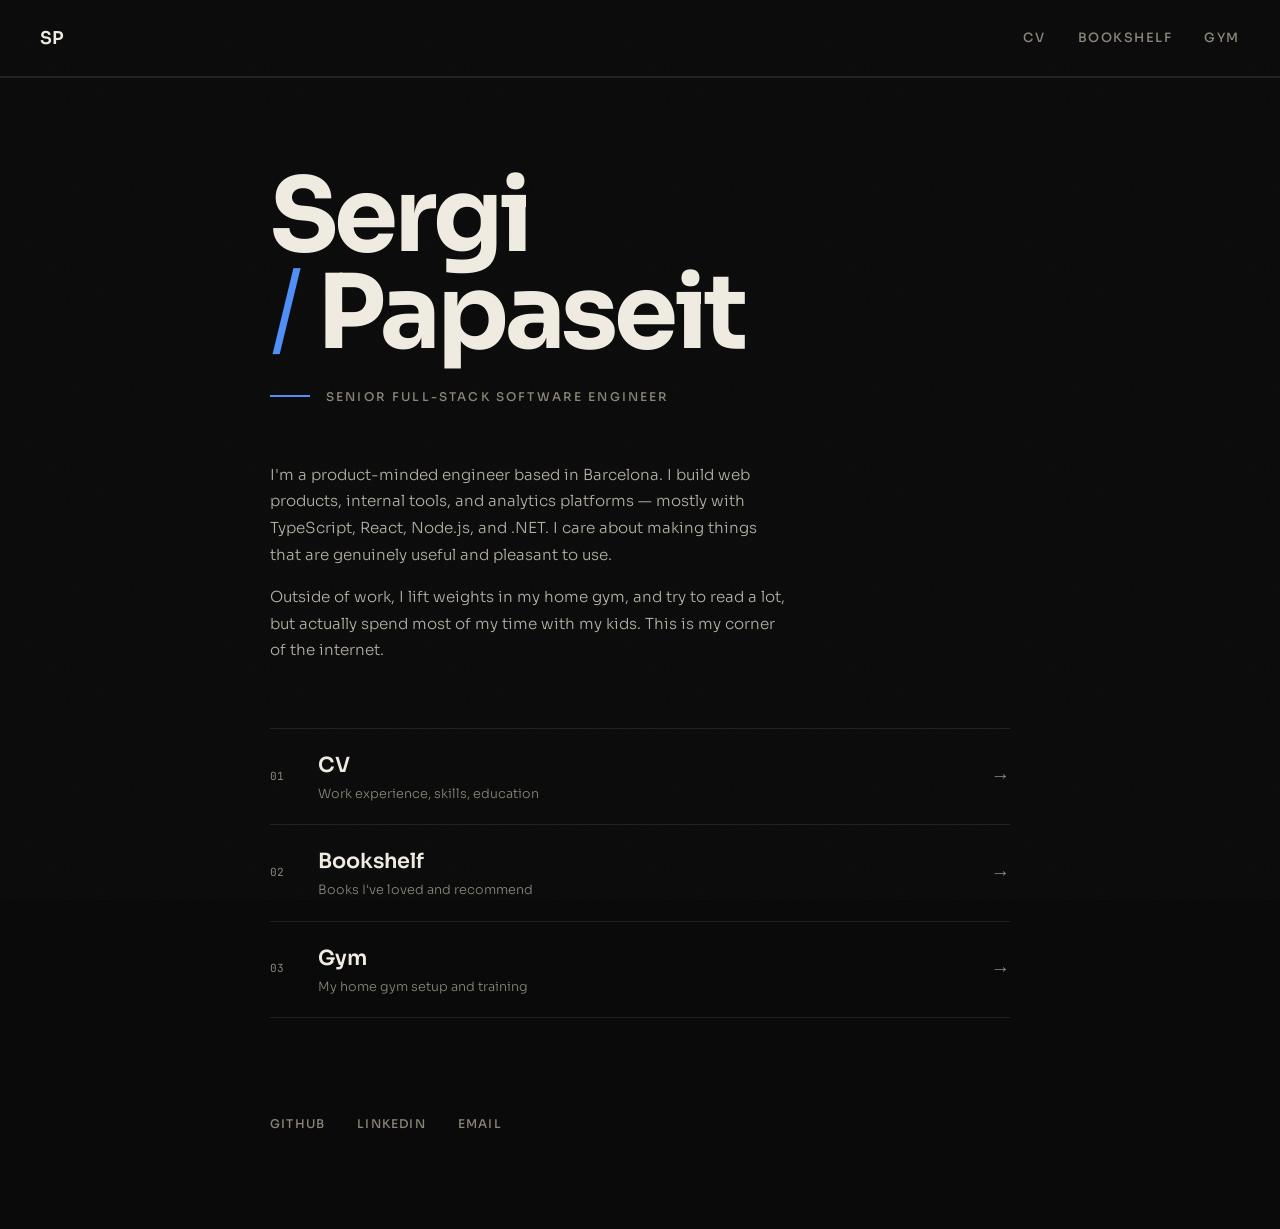
<file: index.html>
<!DOCTYPE html>
<html lang="en">
<head>
  <meta charset="UTF-8">
  <meta name="viewport" content="width=device-width, initial-scale=1.0">
  <link rel="icon" href="/favicon.svg" type="image/svg+xml">
  <title>Sergi Papaseit</title>
  <meta name="description" content="Sergi Papaseit — Senior Full-Stack Software Engineer. Personal corner of the internet.">
  <link rel="stylesheet" href="shared.css">
  <meta name="google-site-verification" content="QlrrR-L4toajvidQGxy1EsJolZcdmQj9UNlP2KKlVU4" />
  <style>
    body {
      background: var(--color-dark-bg);
      color: var(--color-dark-text);
    }

    .site-nav {
      border-bottom-color: rgba(240, 236, 226, 0.1);
    }

    .site-nav .nav-home {
      color: var(--color-dark-text);
    }

    .site-nav .nav-home:hover {
      color: var(--color-dark-accent);
    }

    .site-nav .nav-links a {
      color: var(--color-dark-muted);
    }

    .site-nav .nav-links a:hover,
    .site-nav .nav-links a.active {
      color: var(--color-dark-text);
    }

    .site-nav .nav-links a::after {
      background: var(--color-dark-accent);
    }

    /* ── Hero ── */

    .hero {
      max-width: 820px;
      margin: 0 auto;
      padding: 10vh 2.5rem 6rem;
      display: grid;
      grid-template-columns: 1fr;
      gap: 0;
    }

    .hero-name {
      font-family: var(--font-display);
      font-size: clamp(3.5rem, 8vw, 6.5rem);
      font-weight: 700;
      line-height: 0.95;
      letter-spacing: -0.04em;
      margin-bottom: 0.5rem;
    }

    .hero-name .accent-slash {
      color: var(--color-dark-accent);
      font-weight: 300;
    }

    .hero-tagline {
      font-family: var(--font-body);
      font-size: 0.75rem;
      font-weight: 500;
      text-transform: uppercase;
      letter-spacing: 0.18em;
      color: var(--color-dark-muted);
      margin-top: 1.5rem;
      display: flex;
      align-items: center;
      gap: 1rem;
    }

    .hero-tagline::before {
      content: '';
      width: 40px;
      height: 2px;
      background: var(--color-dark-accent);
      flex-shrink: 0;
    }

    .hero-bio {
      margin-top: 3.5rem;
      max-width: 520px;
      font-size: 0.95rem;
      font-weight: 300;
      line-height: 1.75;
      color: #b5b0a6;
    }

    .hero-bio p+p {
      margin-top: 1rem;
    }

    /* ── Page links ── */

    .pages {
      margin-top: 4rem;
      display: flex;
      flex-direction: column;
      gap: 0;
      border-top: 1px solid rgba(240, 236, 226, 0.1);
    }

    .pages a {
      display: grid;
      grid-template-columns: 2rem 1fr auto;
      align-items: center;
      gap: 1rem;
      padding: 1.25rem 0;
      border-bottom: 1px solid rgba(240, 236, 226, 0.1);
      color: var(--color-dark-text);
      transition: padding-left 0.35s cubic-bezier(0.22, 1, 0.36, 1), background 0.2s;
    }

    .pages a:hover {
      padding-left: 1rem;
      color: var(--color-dark-text);
    }

    .pages a:hover .page-link-num {
      color: var(--color-dark-accent);
    }

    .pages a:hover .page-link-arrow {
      transform: translateX(4px);
      color: var(--color-dark-accent);
    }

    .page-link-num {
      font-family: var(--font-mono);
      font-size: 0.7rem;
      color: var(--color-dark-muted);
      transition: color 0.2s;
    }

    .page-link-title {
      font-family: var(--font-display);
      font-size: 1.3rem;
      font-weight: 600;
    }

    .page-link-desc {
      font-size: 0.8rem;
      color: var(--color-dark-muted);
      font-weight: 300;
      margin-top: 0.1rem;
    }

    .page-link-arrow {
      font-family: var(--font-body);
      color: var(--color-dark-muted);
      font-size: 1.2rem;
      flex-shrink: 0;
      transition: transform 0.3s cubic-bezier(0.22, 1, 0.36, 1), color 0.2s;
    }

    /* ── Elsewhere ── */

    .elsewhere {
      margin-top: 4rem;
      padding-top: 2rem;
      display: flex;
      gap: 2rem;
      flex-wrap: wrap;
    }

    .elsewhere a {
      font-size: 0.75rem;
      font-weight: 500;
      text-transform: uppercase;
      letter-spacing: 0.1em;
      color: var(--color-dark-muted);
      position: relative;
      transition: color 0.2s;
    }

    .elsewhere a:hover {
      color: var(--color-dark-accent);
    }

    .elsewhere a::before {
      content: '';
      position: absolute;
      bottom: -2px;
      left: 0;
      width: 0;
      height: 1px;
      background: var(--color-dark-accent);
      transition: width 0.3s cubic-bezier(0.22, 1, 0.36, 1);
    }

    .elsewhere a:hover::before {
      width: 100%;
    }

    /* ── Footer line ── */

    .colophon {
      margin-top: 6rem;
      padding-top: 1.5rem;
      border-top: 1px solid rgba(240, 236, 226, 0.06);
      font-size: 0.7rem;
      color: rgba(240, 236, 226, 0.2);
      font-weight: 300;
      letter-spacing: 0.04em;
    }

    @media (max-width: 640px) {
      .hero {
        padding: 6vh 1.5rem 4rem;
      }

      .hero-name {
        font-size: clamp(2.5rem, 10vw, 4rem);
      }

      .hero-bio {
        margin-top: 2.5rem;
      }

      .pages a {
        grid-template-columns: 1.5rem 1fr auto;
      }

      .page-link-title {
        font-size: 1.15rem;
      }
    }
  </style>
</head>
<body>
  <nav class="site-nav">
    <a href="/" class="nav-home">SP</a>
    <div class="nav-links">
      <a href="/cv">CV</a>
      <a href="/bookshelf">Bookshelf</a>
      <a href="/gym">Gym</a>
    </div>
  </nav>

  <div class="hero">
    <div>
      <h1 class="hero-name anim-fade-up anim-delay-1">Sergi<br><span class="accent-slash">/</span> Papaseit</h1>
      <p class="hero-tagline anim-fade-up anim-delay-2">Senior Full-Stack Software Engineer</p>
    </div>

    <div class="hero-bio anim-fade-up anim-delay-3">
      <p>
        I'm a product-minded engineer based in Barcelona. I build web products, internal tools, and analytics platforms — mostly with TypeScript, React, Node.js, and .NET. I care
        about making things that are genuinely useful and pleasant to use.
      </p>
      <p>Outside of work, I lift weights in my home gym, and try to read a lot, but actually spend most of my time with my kids. This is my corner of the internet.</p>
    </div>

    <div class="pages anim-fade-up anim-delay-4">
      <a href="/cv">
        <span class="page-link-num">01</span>
        <div>
          <div class="page-link-title">CV</div>
          <div class="page-link-desc">Work experience, skills, education</div>
        </div>
        <span class="page-link-arrow">&rarr;</span>
      </a>
      <a href="/bookshelf">
        <span class="page-link-num">02</span>
        <div>
          <div class="page-link-title">Bookshelf</div>
          <div class="page-link-desc">Books I've loved and recommend</div>
        </div>
        <span class="page-link-arrow">&rarr;</span>
      </a>
      <a href="/gym">
        <span class="page-link-num">03</span>
        <div>
          <div class="page-link-title">Gym</div>
          <div class="page-link-desc">My home gym setup and training</div>
        </div>
        <span class="page-link-arrow">&rarr;</span>
      </a>
    </div>

    <div class="elsewhere anim-fade-up anim-delay-5">
      <a href="https://github.com/spapaseit">GitHub</a>
      <a href="https://linkedin.com/in/sergipapaseit">LinkedIn</a>
      <a class="js-email" href="#" data-u="sergi.papaseit.valls" data-d="gmail.com">Email</a>
    </div>

    <!-- <p class="colophon anim-fade-up anim-delay-6">Sant Cugat del Vallès</p> -->
  </div>
  <script>
    document.querySelectorAll('.js-email').forEach(function(el) {
      var addr = el.dataset.u + '@' + el.dataset.d;
      el.href = 'mailto:' + addr;
      el.textContent = el.textContent || addr;
    });
  </script>
</body>
</html>
</file>
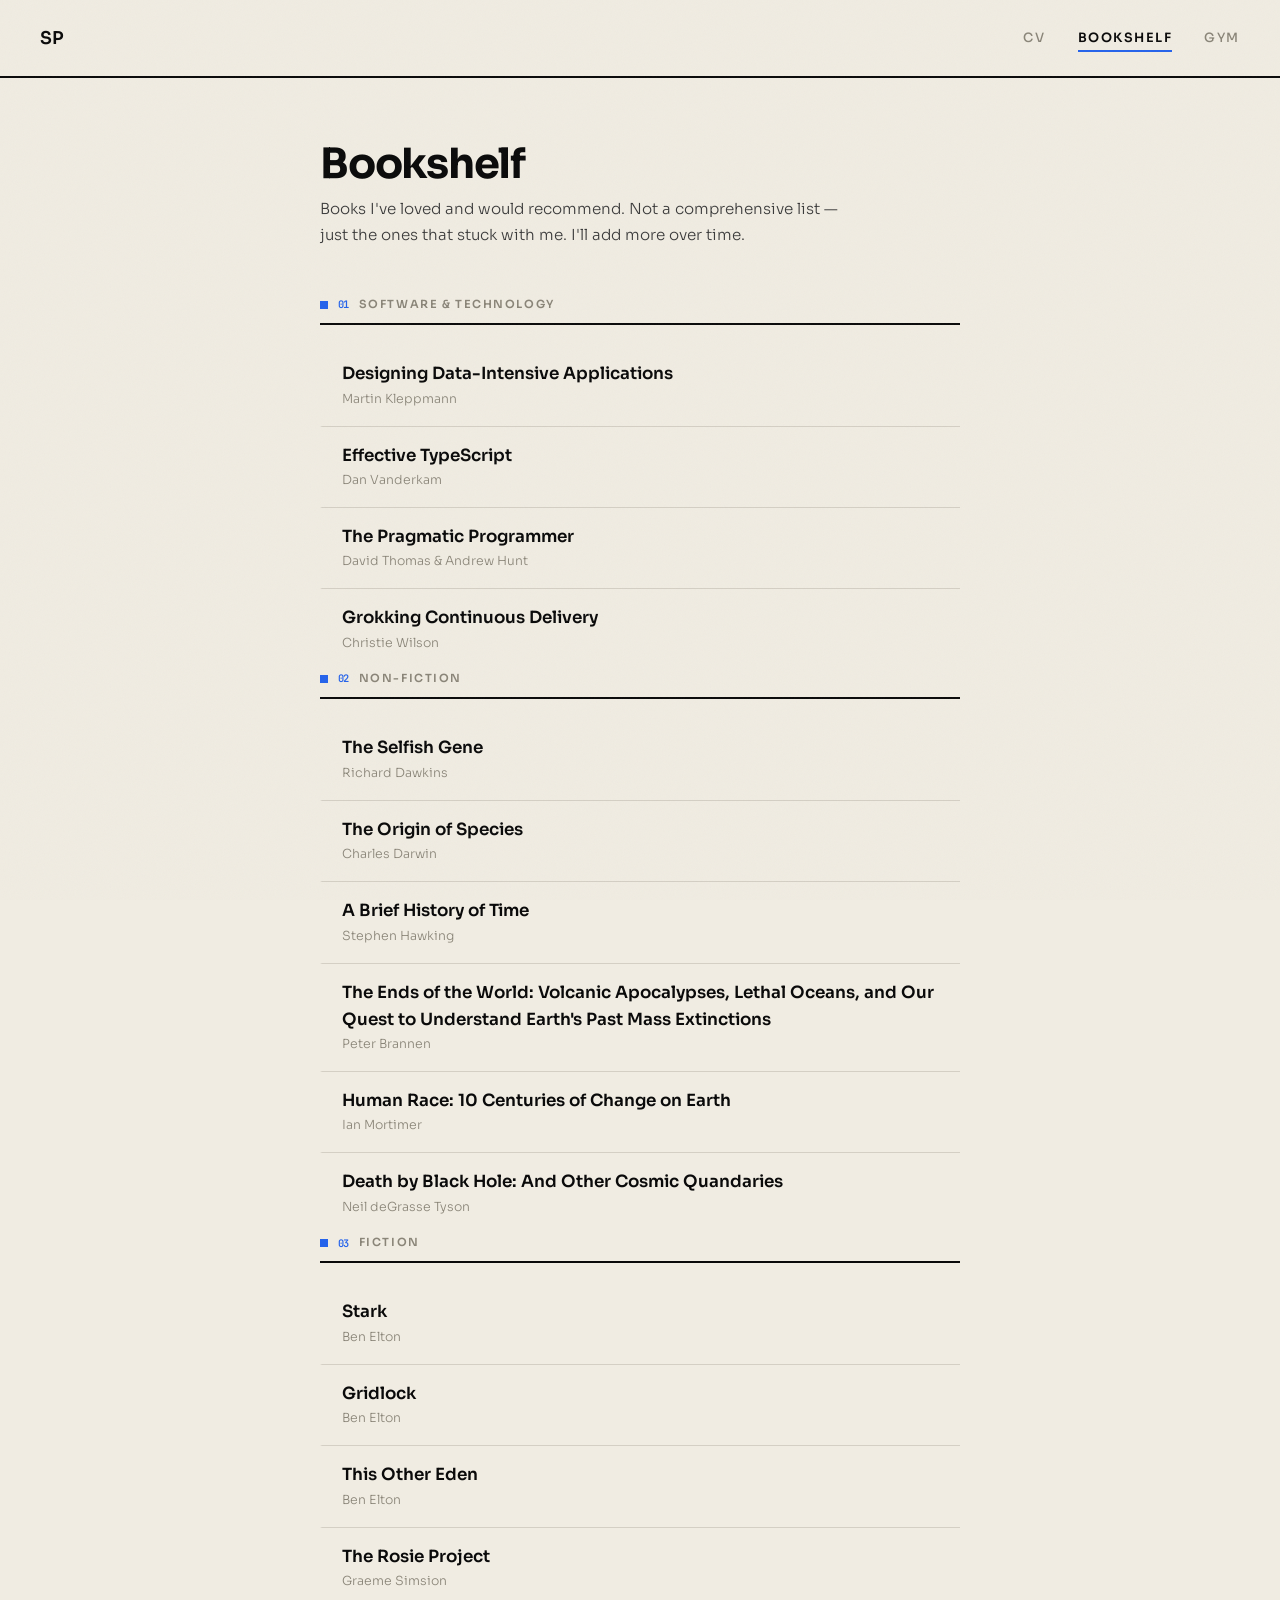
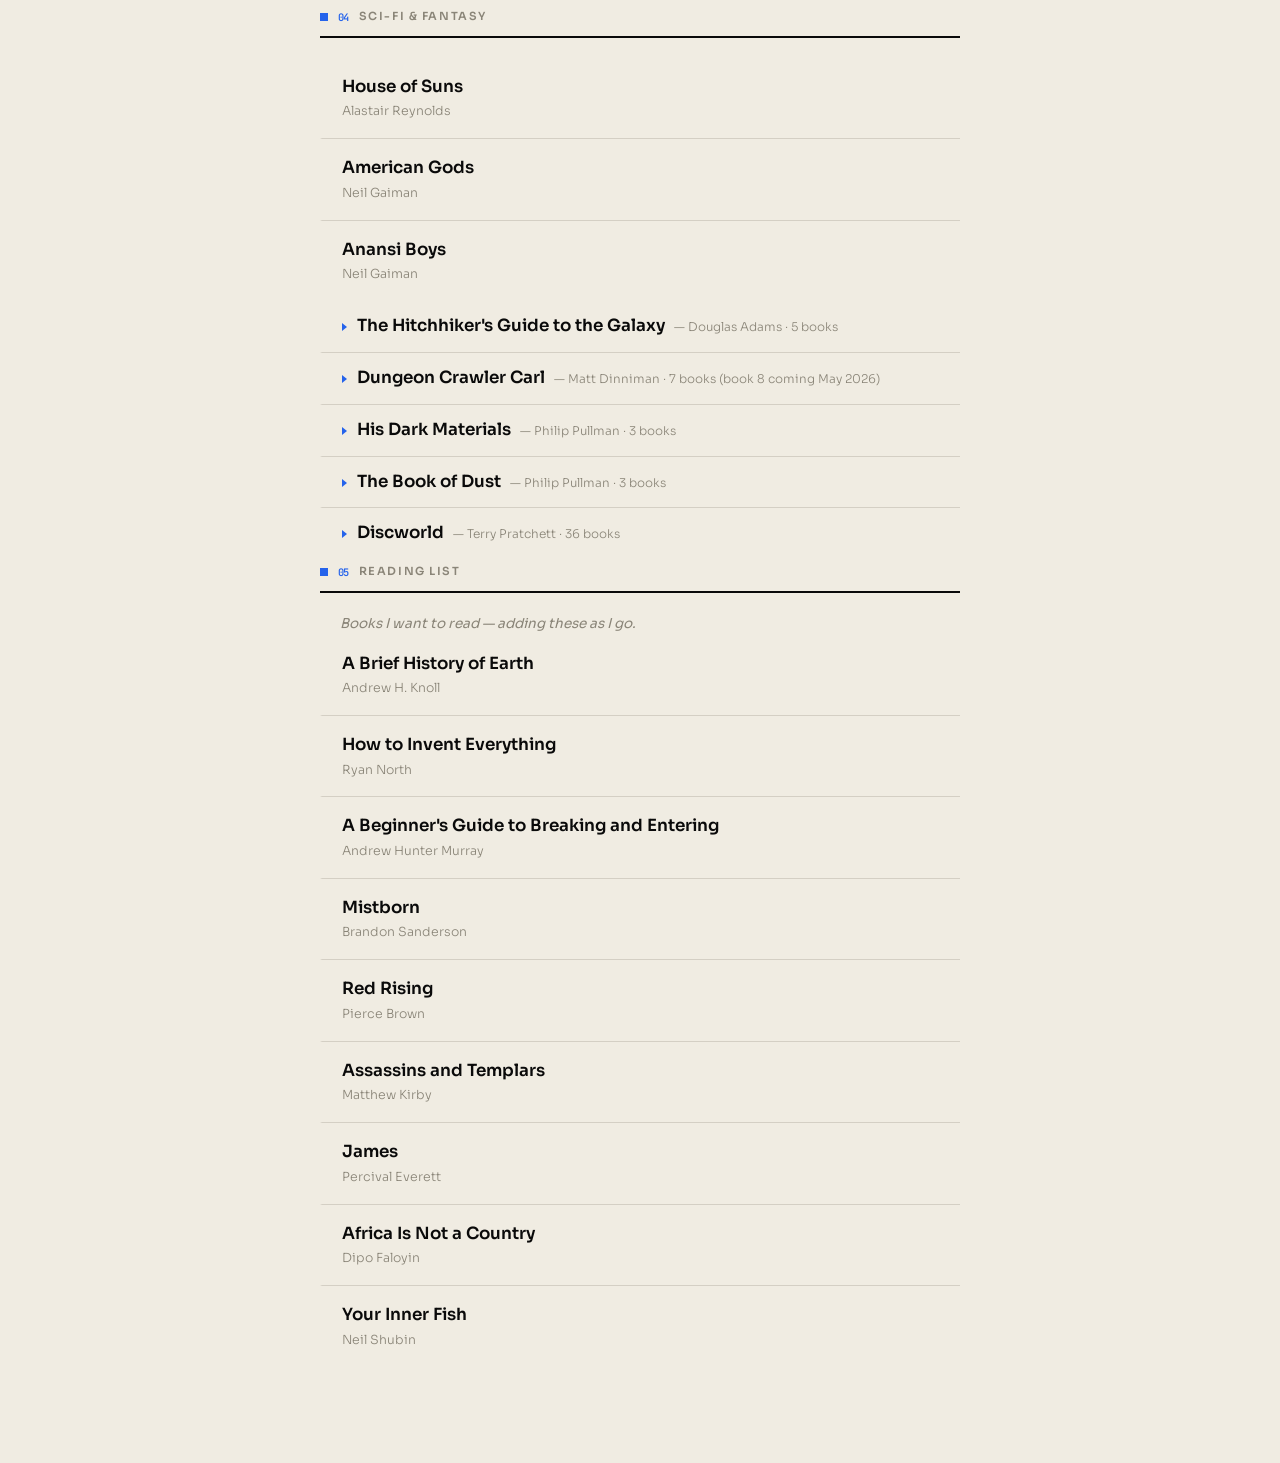
<file: bookshelf/index.html>
<!DOCTYPE html>
<html lang="en">
<head>
  <meta charset="UTF-8">
  <meta name="viewport" content="width=device-width, initial-scale=1.0">
  <link rel="icon" href="/favicon.svg" type="image/svg+xml">
  <title>Bookshelf — Sergi Papaseit</title>
  <meta name="description" content="Books I've loved and would recommend.">
  <link rel="stylesheet" href="../shared.css">
  <style>
    .page h1 {
      margin-bottom: 0.5rem;
    }

    .book-count {
      font-family: var(--font-mono);
      font-size: 0.72rem;
      color: var(--color-text-muted);
      letter-spacing: -0.02em;
      margin-bottom: 0.5rem;
      display: block;
    }

    .book-list {
      list-style: none;
      display: flex;
      flex-direction: column;
      gap: 0;
    }

    .book {
      padding: 1rem 0 1rem 1.25rem;
      border-bottom: 1px solid var(--color-border);
      border-left: 2px solid transparent;
      transition: border-left-color 0.2s, padding-left 0.3s cubic-bezier(0.22, 1, 0.36, 1);
    }

    .book:last-child {
      border-bottom: none;
    }

    .book:hover {
      border-left-color: var(--color-accent);
      padding-left: 1.75rem;
    }

    .book-title {
      font-family: var(--font-display);
      font-size: 1.05rem;
      font-weight: 600;
      color: var(--color-text);
    }

    .book-author {
      font-size: 0.78rem;
      font-weight: 300;
      color: var(--color-text-muted);
      margin-top: 0.1rem;
    }

    .book-note {
      font-size: 0.85rem;
      font-weight: 300;
      color: var(--color-text-secondary);
      margin-top: 0.4rem;
      line-height: 1.6;
    }

    .empty-note {
      color: var(--color-text-muted);
      font-size: 0.85rem;
      font-style: italic;
      padding-left: 1.25rem;
      margin-top: 0.5rem;
    }

    /* ── Collapsible series ─────────────────────────── */

    .book-series {
      border-bottom: 1px solid var(--color-border);
      padding: 0.75rem 0 0.75rem 1.25rem;
      border-left: 2px solid transparent;
      transition: border-left-color 0.2s;
    }

    .book-series:last-child {
      border-bottom: none;
      padding-bottom: 1rem;
    }

    .book-series:hover {
      border-left-color: var(--color-accent);
    }

    .book-series summary {
      cursor: pointer;
      list-style: none;
      display: flex;
      align-items: baseline;
      gap: 0.6rem;
    }

    .book-series summary::-webkit-details-marker {
      display: none;
    }

    .book-series summary::before {
      content: '';
      width: 0;
      height: 0;
      border-left: 5px solid var(--color-accent);
      border-top: 4px solid transparent;
      border-bottom: 4px solid transparent;
      flex-shrink: 0;
      transition: transform 0.2s ease;
    }

    .book-series[open] summary::before {
      transform: rotate(90deg);
    }

    .book-series .series-title {
      font-family: var(--font-display);
      font-size: 1.05rem;
      font-weight: 600;
      color: var(--color-text);
    }

    .book-series .series-meta {
      font-size: 0.75rem;
      font-weight: 300;
      color: var(--color-text-muted);
    }

    .book-series .series-books {
      margin-top: 0.85rem;
      padding-left: 1.2rem;
      display: flex;
      flex-direction: column;
      gap: 0.25rem;
      animation: fadeUp 0.3s ease both;
    }

    .book-series .series-books li {
      font-size: 0.82rem;
      font-weight: 300;
      color: var(--color-text-secondary);
      line-height: 1.6;
      padding-left: 0.75rem;
      position: relative;
    }

    .book-series .series-books li::before {
      content: '';
      position: absolute;
      left: 0;
      top: 0.55em;
      width: 4px;
      height: 4px;
      background: var(--color-accent);
      opacity: 0.5;
    }

    /* ── Section numbering ── */

    .page h2 .section-num {
      font-family: var(--font-mono);
      font-size: 0.65rem;
      color: var(--color-accent);
      letter-spacing: -0.02em;
    }

    @media (max-width: 640px) {
      .book {
        padding-left: 0.75rem;
      }

      .book:hover {
        padding-left: 1.25rem;
      }

      .book-series {
        padding-left: 0.75rem;
      }
    }
  </style>
</head>
<body>
  <nav class="site-nav">
    <a href="/" class="nav-home">SP</a>
    <div class="nav-links">
      <a href="/cv">CV</a>
      <a href="/bookshelf" class="active">Bookshelf</a>
      <a href="/gym">Gym</a>
    </div>
  </nav>

  <div class="page">
    <h1 class="anim-fade-up anim-delay-1">Bookshelf</h1>
    <p class="page-intro anim-fade-up anim-delay-2">Books I've loved and would recommend. Not a comprehensive list — just the ones that stuck with me. I'll add more over time.</p>

    <div class="anim-fade-up anim-delay-3">
      <h2><span class="section-num">01</span> Software & Technology</h2>
      <ul class="book-list">
        <li class="book">
          <div class="book-title">Designing Data-Intensive Applications</div>
          <div class="book-author">Martin Kleppmann</div>
        </li>
        <li class="book">
          <div class="book-title">Effective TypeScript</div>
          <div class="book-author">Dan Vanderkam</div>
        </li>
        <li class="book">
          <div class="book-title">The Pragmatic Programmer</div>
          <div class="book-author">David Thomas & Andrew Hunt</div>
        </li>
        <li class="book">
          <div class="book-title">Grokking Continuous Delivery</div>
          <div class="book-author">Christie Wilson</div>
        </li>
      </ul>
    </div>

    <div class="anim-fade-up anim-delay-4">
      <h2><span class="section-num">02</span> Non-Fiction</h2>
      <ul class="book-list">
        <li class="book">
          <div class="book-title">The Selfish Gene</div>
          <div class="book-author">Richard Dawkins</div>
        </li>
        <li class="book">
          <div class="book-title">The Origin of Species</div>
          <div class="book-author">Charles Darwin</div>
        </li>
        <li class="book">
          <div class="book-title">A Brief History of Time</div>
          <div class="book-author">Stephen Hawking</div>
        </li>
        <li class="book">
          <div class="book-title">The Ends of the World: Volcanic Apocalypses, Lethal Oceans, and Our Quest to Understand Earth's Past Mass Extinctions</div>
          <div class="book-author">Peter Brannen</div>
        </li>
        <li class="book">
          <div class="book-title">Human Race: 10 Centuries of Change on Earth</div>
          <div class="book-author">Ian Mortimer</div>
        </li>
        <li class="book">
          <div class="book-title">Death by Black Hole: And Other Cosmic Quandaries</div>
          <div class="book-author">Neil deGrasse Tyson</div>
        </li>
      </ul>
    </div>

    <div class="anim-fade-up anim-delay-5">
      <h2><span class="section-num">03</span> Fiction</h2>
      <ul class="book-list">
        <li class="book">
          <div class="book-title">Stark</div>
          <div class="book-author">Ben Elton</div>
        </li>
        <li class="book">
          <div class="book-title">Gridlock</div>
          <div class="book-author">Ben Elton</div>
        </li>
        <li class="book">
          <div class="book-title">This Other Eden</div>
          <div class="book-author">Ben Elton</div>
        </li>
        <li class="book">
          <div class="book-title">The Rosie Project</div>
          <div class="book-author">Graeme Simsion</div>
        </li>
      </ul>
    </div>

    <div class="anim-fade-up anim-delay-6">
      <h2><span class="section-num">04</span> Sci-Fi & Fantasy</h2>
      <ul class="book-list">
        <li class="book">
          <div class="book-title">House of Suns</div>
          <div class="book-author">Alastair Reynolds</div>
        </li>
        <li class="book">
          <div class="book-title">American Gods</div>
          <div class="book-author">Neil Gaiman</div>
        </li>
        <li class="book">
          <div class="book-title">Anansi Boys</div>
          <div class="book-author">Neil Gaiman</div>
        </li>
      </ul>
      <div class="book-list">
        <details class="book-series">
          <summary>
            <span class="series-title">The Hitchhiker's Guide to the Galaxy</span>
            <span class="series-meta">— Douglas Adams · 5 books</span>
          </summary>
          <ol class="series-books">
            <li>The Hitchhiker's Guide to the Galaxy</li>
            <li>The Restaurant at the End of the Universe</li>
            <li>Life, the Universe and Everything</li>
            <li>So Long, and Thanks for All the Fish</li>
            <li>Mostly Harmless</li>
          </ol>
        </details>

        <details class="book-series">
          <summary>
            <span class="series-title">Dungeon Crawler Carl</span>
            <span class="series-meta">— Matt Dinniman · 7 books (book 8 coming May 2026)</span>
          </summary>
          <ol class="series-books">
            <li>Dungeon Crawler Carl</li>
            <li>Carl's Doomsday Scenario</li>
            <li>The Dungeon Anarchist's Cookbook</li>
            <li>The Gate of the Feral Gods</li>
            <li>The Butcher's Masquerade</li>
            <li>The Eye of the Bedlam Bride</li>
            <li>The Crimson Tongue Tyrant</li>
          </ol>
        </details>

        <details class="book-series">
          <summary>
            <span class="series-title">His Dark Materials</span>
            <span class="series-meta">— Philip Pullman · 3 books</span>
          </summary>
          <ol class="series-books">
            <li>Northern Lights</li>
            <li>The Subtle Knife</li>
            <li>The Amber Spyglass</li>
          </ol>
        </details>

        <details class="book-series">
          <summary>
            <span class="series-title">The Book of Dust</span>
            <span class="series-meta">— Philip Pullman · 3 books</span>
          </summary>
          <ol class="series-books">
            <li>La Belle Sauvage</li>
            <li>The Secret Commonwealth</li>
            <li>The Rose Field</li>
          </ol>
        </details>

        <details class="book-series">
          <summary>
            <span class="series-title">Discworld</span>
            <span class="series-meta">— Terry Pratchett · 36 books</span>
          </summary>
          <ol class="series-books">
            <li>The Colour of Magic</li>
            <li>The Light Fantastic</li>
            <li>Equal Rites</li>
            <li>Mort</li>
            <li>Sourcery</li>
            <li>Wyrd Sisters</li>
            <li>Pyramids</li>
            <li>Guards! Guards!</li>
            <li>Eric</li>
            <li>Moving Pictures</li>
            <li>Reaper Man</li>
            <li>Witches Abroad</li>
            <li>Small Gods</li>
            <li>Lords and Ladies</li>
            <li>Men at Arms</li>
            <li>Soul Music</li>
            <li>Interesting Times</li>
            <li>Maskerade</li>
            <li>Feet of Clay</li>
            <li>Hogfather</li>
            <li>Jingo</li>
            <li>The Last Continent</li>
            <li>Carpe Jugulum</li>
            <li>The Fifth Elephant</li>
            <li>The Truth</li>
            <li>Thief of Time</li>
            <li>The Last Hero</li>
            <li>Night Watch</li>
            <li>Monstrous Regiment</li>
            <li>Going Postal</li>
            <li>Thud!</li>
            <li>Making Money</li>
            <li>Unseen Academicals</li>
            <li>Snuff</li>
            <li>Raising Steam</li>
            <li>The Shepherd's Crown</li>
          </ol>
        </details>
      </div>
    </div>

    <div class="anim-fade-up anim-delay-6">
      <h2><span class="section-num">05</span> Reading List</h2>
      <p class="empty-note">Books I want to read — adding these as I go.</p>
      <ul class="book-list">
        <li class="book">
          <div class="book-title">A Brief History of Earth</div>
          <div class="book-author">Andrew H. Knoll</div>
        </li>
        <li class="book">
          <div class="book-title">How to Invent Everything</div>
          <div class="book-author">Ryan North</div>
        </li>
        <li class="book">
          <div class="book-title">A Beginner's Guide to Breaking and Entering</div>
          <div class="book-author">Andrew Hunter Murray</div>
        </li>
        <li class="book">
          <div class="book-title">Mistborn</div>
          <div class="book-author">Brandon Sanderson</div>
        </li>
        <li class="book">
          <div class="book-title">Red Rising</div>
          <div class="book-author">Pierce Brown</div>
        </li>
        <li class="book">
          <div class="book-title">Assassins and Templars</div>
          <div class="book-author">Matthew Kirby</div>
        </li>
        <li class="book">
          <div class="book-title">James</div>
          <div class="book-author">Percival Everett</div>
        </li>
        <li class="book">
          <div class="book-title">Africa Is Not a Country</div>
          <div class="book-author">Dipo Faloyin</div>
        </li>
        <li class="book">
          <div class="book-title">Your Inner Fish</div>
          <div class="book-author">Neil Shubin</div>
        </li>
      </ul>
    </div>
  </div>
</body>
</html>
</file>
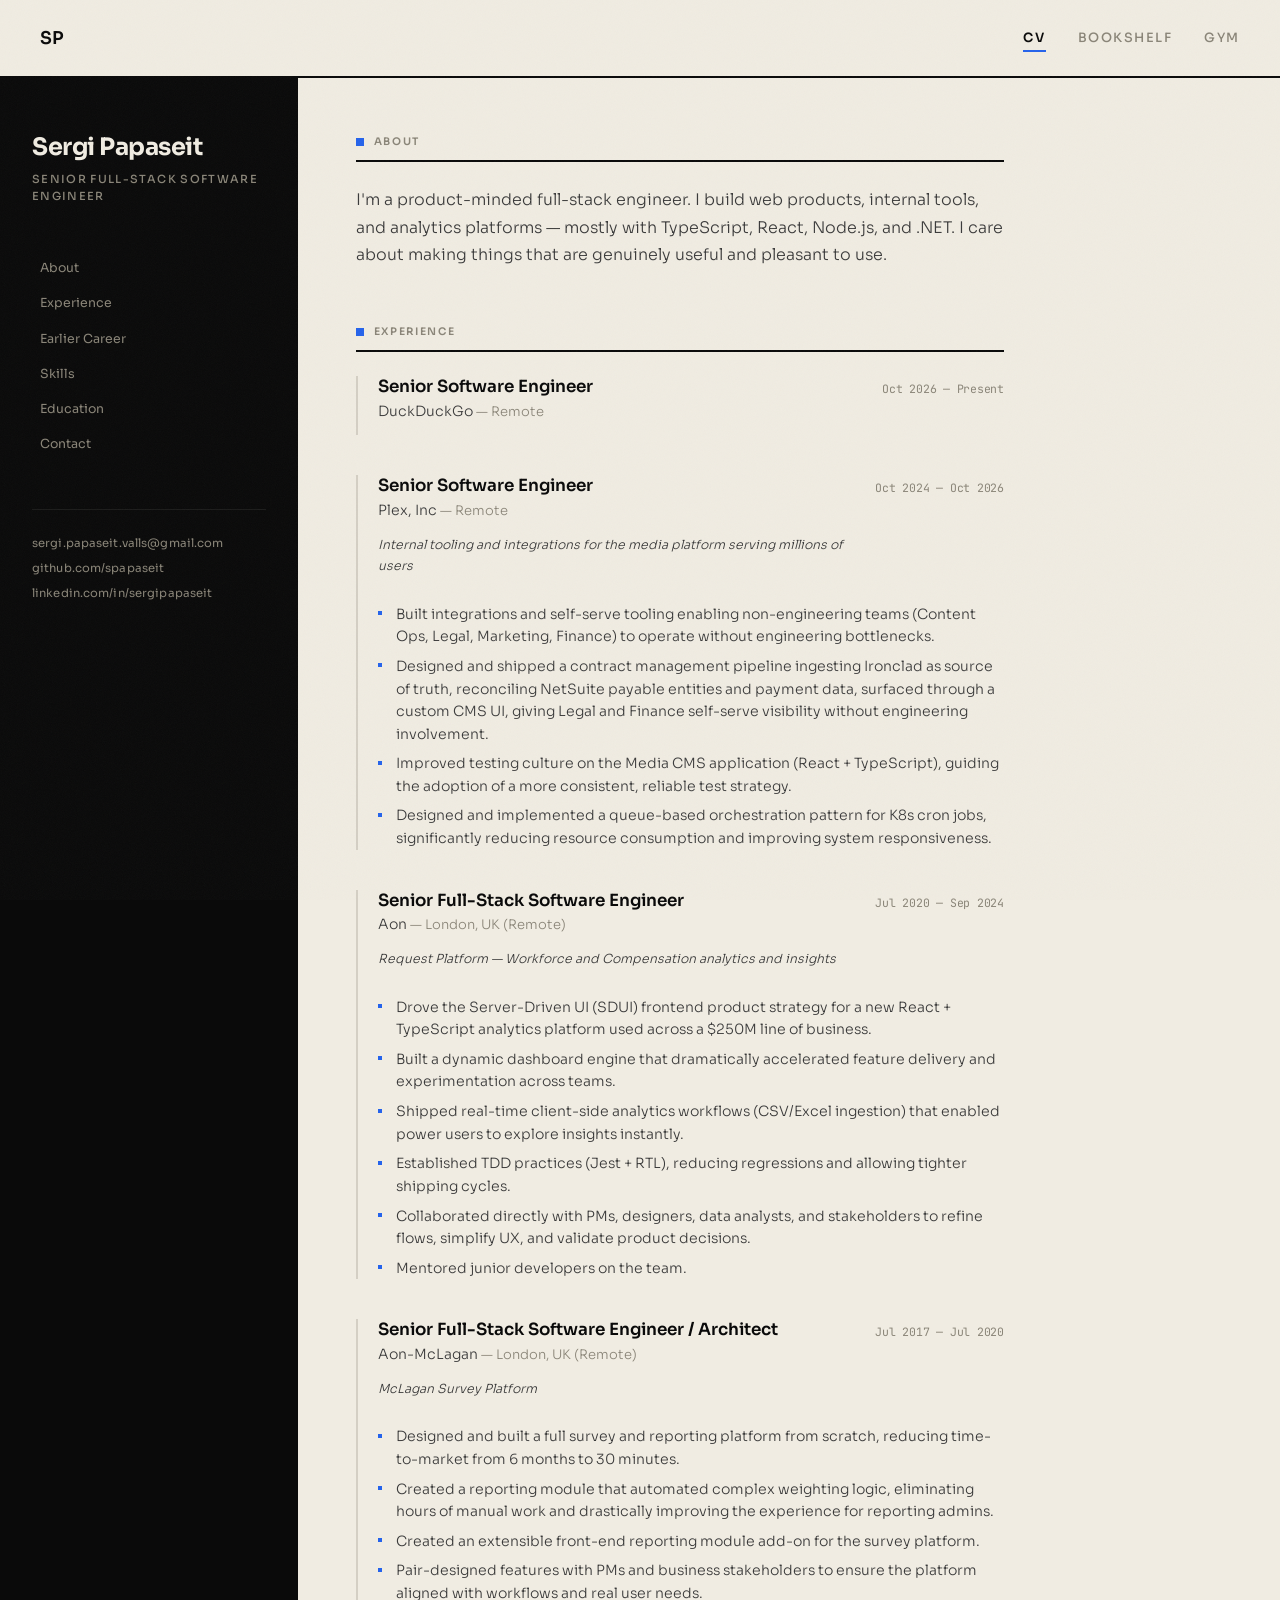
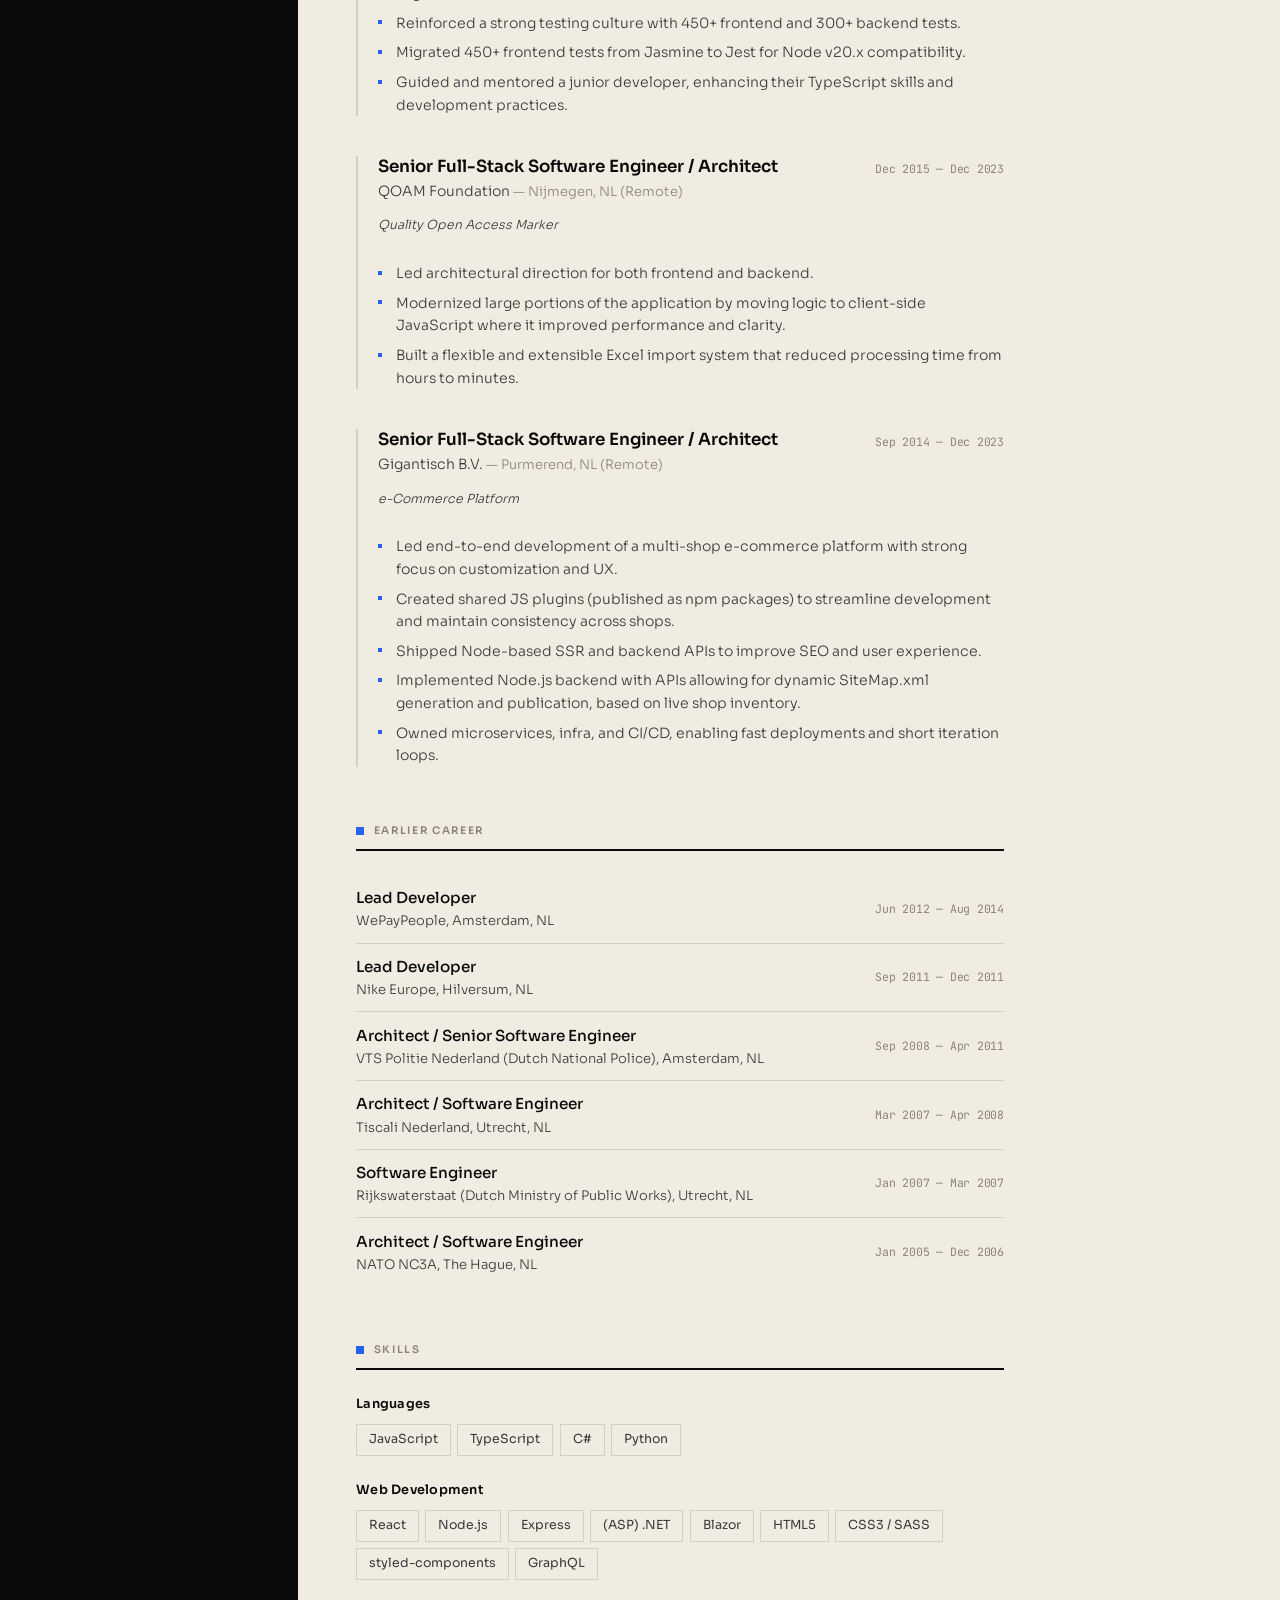
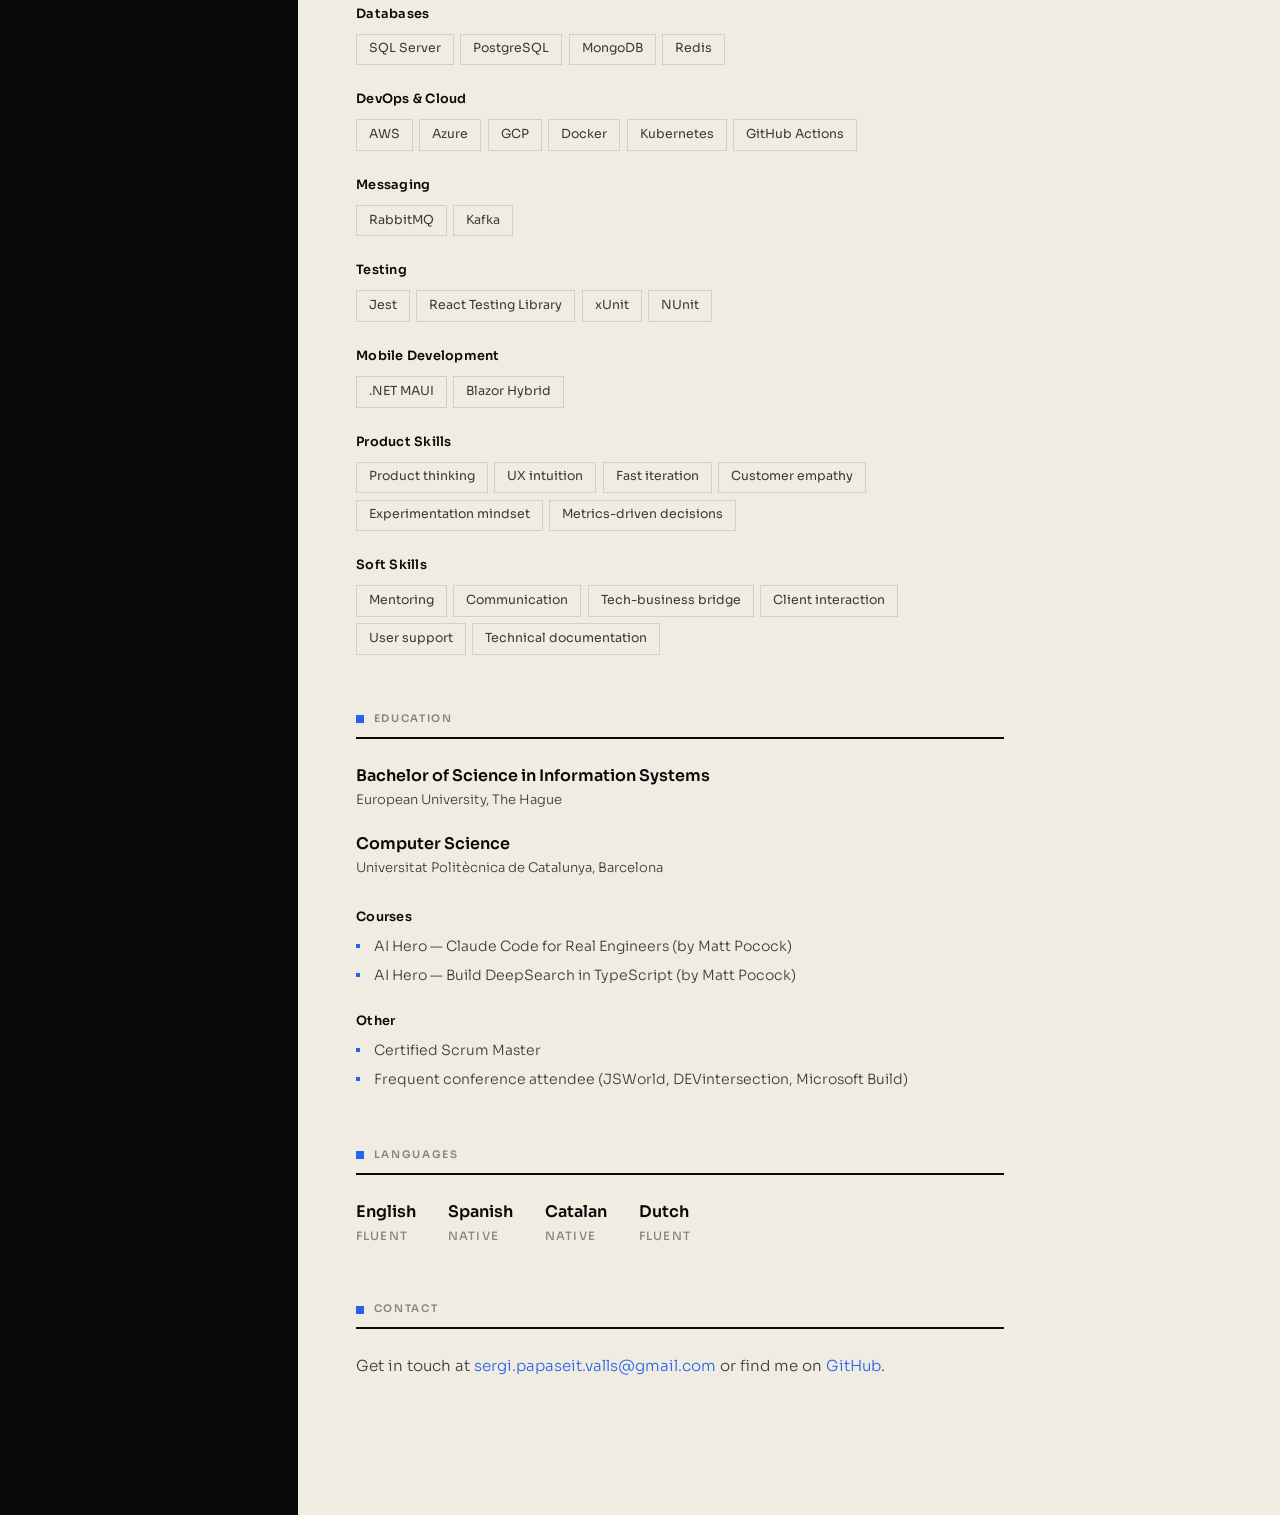
<file: cv/index.html>
<!DOCTYPE html>
<html lang="en">
<head>
  <meta charset="UTF-8">
  <meta name="viewport" content="width=device-width, initial-scale=1.0">
  <link rel="icon" href="/favicon.svg" type="image/svg+xml">
  <title>Sergi Papaseit — Senior Full-Stack Software Engineer</title>
  <meta name="description"
    content="Product-minded full-stack engineer building web products, internal tools, and analytics platforms — mostly with TypeScript, React, Node.js, and .NET.">
  <meta name="robots" content="noindex">
  <link rel="stylesheet" href="../shared.css">
  <link rel="stylesheet" href="style.css">
</head>
<body>
  <nav class="site-nav">
    <a href="/" class="nav-home">SP</a>
    <div class="nav-links">
      <a href="/cv" class="active">CV</a>
      <a href="/bookshelf">Bookshelf</a>
      <a href="/gym">Gym</a>
    </div>
  </nav>

  <div class="layout">
    <aside class="sidebar">
      <div class="sidebar-sticky">
        <header class="identity">
          <h1>Sergi Papaseit</h1>
          <p class="title">Senior Full-Stack Software Engineer</p>
        </header>

        <nav class="nav">
          <a href="#about">About</a>
          <a href="#experience">Experience</a>
          <a href="#earlier">Earlier Career</a>
          <a href="#skills">Skills</a>
          <a href="#education">Education</a>
          <a href="#contact">Contact</a>
        </nav>

        <div class="sidebar-contact">
          <a class="js-email" href="#" data-u="sergi.papaseit.valls" data-d="gmail.com"></a>
          <a href="https://github.com/spapaseit">github.com/spapaseit</a>
          <a href="https://linkedin.com/in/sergipapaseit">linkedin.com/in/sergipapaseit</a>
        </div>
      </div>
    </aside>

    <main class="content">
      <section id="about" class="section">
        <h2>About</h2>
        <p>I'm a product-minded full-stack engineer. I build web products, internal tools, and analytics platforms — mostly with TypeScript, React, Node.js, and .NET. I care about
          making things that are genuinely useful and pleasant to use.</p>
      </section>

      <section id="experience" class="section">
        <h2>Experience</h2>

        <article class="job">
          <div class="job-header">
            <div>
              <h3>Senior Software Engineer</h3>
              <p class="company">DuckDuckGo <span class="location">— Remote</span></p>
              <p class="project"></p>
            </div>
            <time>Oct 2026 — Present</time>
          </div>
        </article>

        <article class="job">
          <div class="job-header">
            <div>
              <h3>Senior Software Engineer</h3>
              <p class="company">Plex, Inc <span class="location">— Remote</span></p>
              <p class="project">Internal tooling and integrations for the media platform serving millions of users</p>
            </div>
            <time>Oct 2024 — Oct 2026</time>
          </div>
          <ul>
            <li>Built integrations and self-serve tooling enabling non-engineering teams (Content Ops, Legal, Marketing, Finance) to operate without engineering bottlenecks.</li>
            <li>Designed and shipped a contract management pipeline ingesting Ironclad as source of truth, reconciling NetSuite payable entities and payment data, surfaced through
              a custom CMS UI, giving Legal and Finance self-serve visibility without engineering involvement.</li>
            <li>Improved testing culture on the Media CMS application (React + TypeScript), guiding the adoption of a more consistent, reliable test strategy.</li>
            <li>Designed and implemented a queue-based orchestration pattern for K8s cron jobs, significantly reducing resource consumption and improving system responsiveness.
            </li>
          </ul>
        </article>

        <article class="job">
          <div class="job-header">
            <div>
              <h3>Senior Full-Stack Software Engineer</h3>
              <p class="company">Aon <span class="location">— London, UK (Remote)</span></p>
              <p class="project">Request Platform — Workforce and Compensation analytics and insights</p>
            </div>
            <time>Jul 2020 — Sep 2024</time>
          </div>
          <ul>
            <li>Drove the Server-Driven UI (SDUI) frontend product strategy for a new React + TypeScript analytics platform used across a $250M line of business.</li>
            <li>Built a dynamic dashboard engine that dramatically accelerated feature delivery and experimentation across teams.</li>
            <li>Shipped real-time client-side analytics workflows (CSV/Excel ingestion) that enabled power users to explore insights instantly.</li>
            <li>Established TDD practices (Jest + RTL), reducing regressions and allowing tighter shipping cycles.</li>
            <li>Collaborated directly with PMs, designers, data analysts, and stakeholders to refine flows, simplify UX, and validate product decisions.</li>
            <li>Mentored junior developers on the team.</li>
          </ul>
        </article>

        <article class="job">
          <div class="job-header">
            <div>
              <h3>Senior Full-Stack Software Engineer / Architect</h3>
              <p class="company">Aon-McLagan <span class="location">— London, UK (Remote)</span></p>
              <p class="project">McLagan Survey Platform</p>
            </div>
            <time>Jul 2017 — Jul 2020</time>
          </div>
          <ul>
            <li>Designed and built a full survey and reporting platform from scratch, reducing time-to-market from 6 months to 30 minutes.</li>
            <li>Created a reporting module that automated complex weighting logic, eliminating hours of manual work and drastically improving the experience for reporting admins.
            </li>
            <li>Created an extensible front-end reporting module add-on for the survey platform.</li>
            <li>Pair-designed features with PMs and business stakeholders to ensure the platform aligned with workflows and real user needs.</li>
            <li>Reinforced a strong testing culture with 450+ frontend and 300+ backend tests.</li>
            <li>Migrated 450+ frontend tests from Jasmine to Jest for Node v20.x compatibility.</li>
            <li>Guided and mentored a junior developer, enhancing their TypeScript skills and development practices.</li>
          </ul>
        </article>

        <article class="job">
          <div class="job-header">
            <div>
              <h3>Senior Full-Stack Software Engineer / Architect</h3>
              <p class="company">QOAM Foundation <span class="location">— Nijmegen, NL (Remote)</span></p>
              <p class="project">Quality Open Access Marker</p>
            </div>
            <time>Dec 2015 — Dec 2023</time>
          </div>
          <ul>
            <li>Led architectural direction for both frontend and backend.</li>
            <li>Modernized large portions of the application by moving logic to client-side JavaScript where it improved performance and clarity.</li>
            <li>Built a flexible and extensible Excel import system that reduced processing time from hours to minutes.</li>
          </ul>
        </article>

        <article class="job">
          <div class="job-header">
            <div>
              <h3>Senior Full-Stack Software Engineer / Architect</h3>
              <p class="company">Gigantisch B.V. <span class="location">— Purmerend, NL (Remote)</span></p>
              <p class="project">e-Commerce Platform</p>
            </div>
            <time>Sep 2014 — Dec 2023</time>
          </div>
          <ul>
            <li>Led end-to-end development of a multi-shop e-commerce platform with strong focus on customization and UX.</li>
            <li>Created shared JS plugins (published as npm packages) to streamline development and maintain consistency across shops.</li>
            <li>Shipped Node-based SSR and backend APIs to improve SEO and user experience.</li>
            <li>Implemented Node.js backend with APIs allowing for dynamic SiteMap.xml generation and publication, based on live shop inventory.</li>
            <li>Owned microservices, infra, and CI/CD, enabling fast deployments and short iteration loops.</li>
          </ul>
        </article>
      </section>

      <section id="earlier" class="section">
        <h2>Earlier Career</h2>
        <div class="earlier-roles">
          <div class="earlier-role">
            <span class="earlier-title">Lead Developer</span>
            <span class="earlier-company">WePayPeople, Amsterdam, NL</span>
            <time>Jun 2012 — Aug 2014</time>
          </div>
          <div class="earlier-role">
            <span class="earlier-title">Lead Developer</span>
            <span class="earlier-company">Nike Europe, Hilversum, NL</span>
            <time>Sep 2011 — Dec 2011</time>
          </div>
          <div class="earlier-role">
            <span class="earlier-title">Architect / Senior Software Engineer</span>
            <span class="earlier-company">VTS Politie Nederland (Dutch National Police), Amsterdam, NL</span>
            <time>Sep 2008 — Apr 2011</time>
          </div>
          <div class="earlier-role">
            <span class="earlier-title">Architect / Software Engineer</span>
            <span class="earlier-company">Tiscali Nederland, Utrecht, NL</span>
            <time>Mar 2007 — Apr 2008</time>
          </div>
          <div class="earlier-role">
            <span class="earlier-title">Software Engineer</span>
            <span class="earlier-company">Rijkswaterstaat (Dutch Ministry of Public Works), Utrecht, NL</span>
            <time>Jan 2007 — Mar 2007</time>
          </div>
          <div class="earlier-role">
            <span class="earlier-title">Architect / Software Engineer</span>
            <span class="earlier-company">NATO NC3A, The Hague, NL</span>
            <time>Jan 2005 — Dec 2006</time>
          </div>
        </div>
      </section>

      <section id="skills" class="section">
        <h2>Skills</h2>
        <div class="skills-grid">
          <div class="skill-group">
            <h3>Languages</h3>
            <div class="tags">
              <span>JavaScript</span>
              <span>TypeScript</span>
              <span>C#</span>
              <span>Python</span>
            </div>
          </div>
          <div class="skill-group">
            <h3>Web Development</h3>
            <div class="tags">
              <span>React</span>
              <span>Node.js</span>
              <span>Express</span>
              <span>(ASP) .NET</span>
              <span>Blazor</span>
              <span>HTML5</span>
              <span>CSS3 / SASS</span>
              <span>styled-components</span>
              <span>GraphQL</span>
            </div>
          </div>
          <div class="skill-group">
            <h3>Databases</h3>
            <div class="tags">
              <span>SQL Server</span>
              <span>PostgreSQL</span>
              <span>MongoDB</span>
              <span>Redis</span>
            </div>
          </div>
          <div class="skill-group">
            <h3>DevOps & Cloud</h3>
            <div class="tags">
              <span>AWS</span>
              <span>Azure</span>
              <span>GCP</span>
              <span>Docker</span>
              <span>Kubernetes</span>
              <span>GitHub Actions</span>
            </div>
          </div>
          <div class="skill-group">
            <h3>Messaging</h3>
            <div class="tags">
              <span>RabbitMQ</span>
              <span>Kafka</span>
            </div>
          </div>
          <div class="skill-group">
            <h3>Testing</h3>
            <div class="tags">
              <span>Jest</span>
              <span>React Testing Library</span>
              <span>xUnit</span>
              <span>NUnit</span>
            </div>
          </div>
          <div class="skill-group">
            <h3>Mobile Development</h3>
            <div class="tags">
              <span>.NET MAUI</span>
              <span>Blazor Hybrid</span>
            </div>
          </div>
          <div class="skill-group">
            <h3>Product Skills</h3>
            <div class="tags">
              <span>Product thinking</span>
              <span>UX intuition</span>
              <span>Fast iteration</span>
              <span>Customer empathy</span>
              <span>Experimentation mindset</span>
              <span>Metrics-driven decisions</span>
            </div>
          </div>
          <div class="skill-group">
            <h3>Soft Skills</h3>
            <div class="tags">
              <span>Mentoring</span>
              <span>Communication</span>
              <span>Tech-business bridge</span>
              <span>Client interaction</span>
              <span>User support</span>
              <span>Technical documentation</span>
            </div>
          </div>
        </div>
      </section>

      <section id="education" class="section">
        <h2>Education</h2>
        <div class="education-list">
          <div class="education-item">
            <h3>Bachelor of Science in Information Systems</h3>
            <p>European University, The Hague</p>
          </div>
          <div class="education-item">
            <h3>Computer Science</h3>
            <p>Universitat Politècnica de Catalunya, Barcelona</p>
          </div>
        </div>

        <h3 class="subsection-title">Courses</h3>
        <ul>
          <li>AI Hero — Claude Code for Real Engineers (by Matt Pocock)</li>
          <li>AI Hero — Build DeepSearch in TypeScript (by Matt Pocock)</li>
        </ul>

        <h3 class="subsection-title">Other</h3>
        <ul>
          <li>Certified Scrum Master</li>
          <li>Frequent conference attendee (JSWorld, DEVintersection, Microsoft Build)</li>
        </ul>
      </section>

      <section id="languages" class="section">
        <h2>Languages</h2>
        <div class="languages-list">
          <div class="language"><span class="lang-name">English</span><span class="lang-level">Fluent</span></div>
          <div class="language"><span class="lang-name">Spanish</span><span class="lang-level">Native</span></div>
          <div class="language"><span class="lang-name">Catalan</span><span class="lang-level">Native</span></div>
          <div class="language"><span class="lang-name">Dutch</span><span class="lang-level">Fluent</span></div>
        </div>
      </section>

      <section id="contact" class="section">
        <h2>Contact</h2>
        <p>Get in touch at <a class="js-email" href="#" data-u="sergi.papaseit.valls" data-d="gmail.com"></a> or find me on <a href="https://github.com/spapaseit">GitHub</a>.</p>
      </section>
    </main>
  </div>
  <script>
    document.querySelectorAll('.js-email').forEach(function (el) {
      var addr = el.dataset.u + '@' + el.dataset.d;
      el.href = 'mailto:' + addr;
      el.textContent = el.textContent || addr;
    });
  </script>
</body>
</html>
</file>
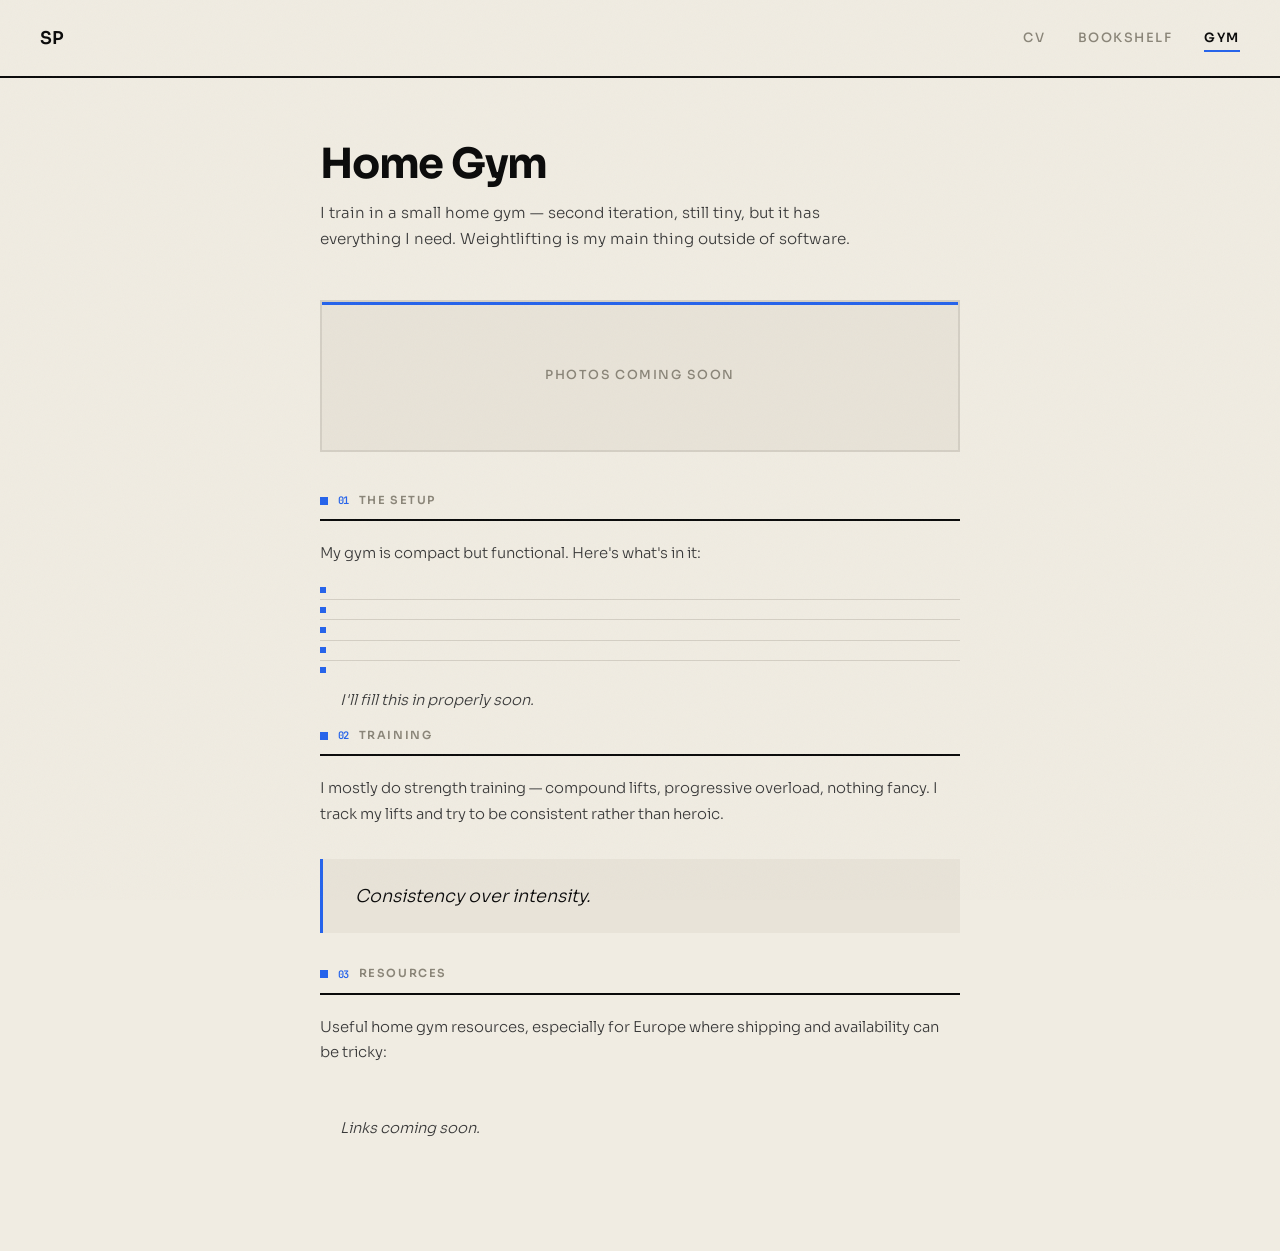
<file: gym/index.html>
<!DOCTYPE html>
<html lang="en">
<head>
  <meta charset="UTF-8">
  <meta name="viewport" content="width=device-width, initial-scale=1.0">
  <link rel="icon" href="/favicon.svg" type="image/svg+xml">
  <title>Home Gym — Sergi Papaseit</title>
  <meta name="description" content="My home gym setup, training approach, and useful resources.">
  <link rel="stylesheet" href="../shared.css">
  <style>
    .page p {
      color: var(--color-text-secondary);
      font-size: 0.93rem;
      font-weight: 300;
      margin-bottom: 0.85rem;
      line-height: 1.7;
    }

    /* ── Photo placeholder ── */

    .photo-placeholder {
      background: var(--color-tag-bg);
      border: 2px solid var(--color-border);
      padding: 4rem 2rem;
      text-align: center;
      color: var(--color-text-muted);
      font-size: 0.78rem;
      font-weight: 500;
      text-transform: uppercase;
      letter-spacing: 0.12em;
      margin-bottom: 2.5rem;
      position: relative;
      overflow: hidden;
    }

    .photo-placeholder::before {
      content: '';
      position: absolute;
      top: 0;
      left: 0;
      right: 0;
      height: 3px;
      background: var(--color-accent);
    }

    /* ── Equipment list ── */

    .equipment-list {
      list-style: none;
      display: flex;
      flex-direction: column;
      gap: 0;
    }

    .equipment-list li {
      position: relative;
      padding: 0.6rem 0 0.6rem 1.25rem;
      font-size: 0.88rem;
      font-weight: 300;
      color: var(--color-text-secondary);
      line-height: 1.55;
      border-bottom: 1px solid var(--color-border);
      transition: padding-left 0.3s cubic-bezier(0.22, 1, 0.36, 1);
    }

    .equipment-list li:last-child {
      border-bottom: none;
    }

    .equipment-list li::before {
      content: '';
      position: absolute;
      left: 0;
      top: 50%;
      transform: translateY(-50%);
      width: 6px;
      height: 6px;
      background: var(--color-accent);
      transition: width 0.2s;
    }

    .equipment-list li:hover {
      padding-left: 1.75rem;
    }

    .equipment-list li:hover::before {
      width: 10px;
    }

    /* ── Resources ── */

    .resource-list {
      list-style: none;
      display: flex;
      flex-direction: column;
      gap: 0;
    }

    .resource-list li {
      padding: 0.85rem 0 0.85rem 1.25rem;
      border-bottom: 1px solid var(--color-border);
      border-left: 2px solid transparent;
      transition: border-left-color 0.2s;
    }

    .resource-list li:last-child {
      border-bottom: none;
    }

    .resource-list li:hover {
      border-left-color: var(--color-accent);
    }

    .resource-list a {
      font-family: var(--font-display);
      font-weight: 600;
      font-size: 1rem;
    }

    .resource-list .resource-desc {
      color: var(--color-text-muted);
      font-size: 0.78rem;
      font-weight: 300;
      margin-top: 0.15rem;
    }

    .empty-note {
      color: var(--color-text-muted);
      font-size: 0.85rem;
      font-style: italic;
      padding-left: 1.25rem;
      margin-top: 0.5rem;
    }

    /* ── Training philosophy quote ── */

    .training-quote {
      margin: 2rem 0;
      padding: 1.5rem 2rem;
      border-left: 3px solid var(--color-accent);
      background: var(--color-tag-bg);
      font-family: var(--font-display);
      font-size: 1.1rem;
      font-weight: 300;
      font-style: italic;
      color: var(--color-text);
      line-height: 1.5;
    }

    /* ── Section numbering ── */

    .page h2 .section-num {
      font-family: var(--font-mono);
      font-size: 0.65rem;
      color: var(--color-accent);
      letter-spacing: -0.02em;
    }

    @media (max-width: 640px) {
      .equipment-list li {
        padding-left: 1rem;
      }

      .equipment-list li:hover {
        padding-left: 1.5rem;
      }

      .training-quote {
        padding: 1.25rem 1.5rem;
        font-size: 1rem;
      }
    }
  </style>
</head>
<body>
  <nav class="site-nav">
    <a href="/" class="nav-home">SP</a>
    <div class="nav-links">
      <a href="/cv">CV</a>
      <a href="/bookshelf">Bookshelf</a>
      <a href="/gym" class="active">Gym</a>
    </div>
  </nav>

  <div class="page">
    <h1 class="anim-fade-up anim-delay-1">Home Gym</h1>
    <p class="page-intro anim-fade-up anim-delay-2">I train in a small home gym — second iteration, still tiny, but it has everything I need. Weightlifting is my main thing outside of software.</p>

    <div class="photo-placeholder anim-fade-up anim-delay-3">
      Photos coming soon
    </div>

    <div class="anim-fade-up anim-delay-3">
      <h2><span class="section-num">01</span> The Setup</h2>
      <p>My gym is compact but functional. Here's what's in it:</p>
      <ul class="equipment-list">
        <li><!-- e.g. Squat rack / brand + model --></li>
        <li><!-- e.g. Barbell --></li>
        <li><!-- e.g. Weight plates --></li>
        <li><!-- e.g. Bench --></li>
        <li><!-- e.g. Dumbbells --></li>
      </ul>
      <p class="empty-note">I'll fill this in properly soon.</p>
    </div>

    <div class="anim-fade-up anim-delay-4">
      <h2><span class="section-num">02</span> Training</h2>
      <p>I mostly do strength training — compound lifts, progressive overload, nothing fancy. I track my lifts and try to be consistent rather than heroic.</p>
      <blockquote class="training-quote">Consistency over intensity.</blockquote>
    </div>

    <div class="anim-fade-up anim-delay-5">
      <h2><span class="section-num">03</span> Resources</h2>
      <p>Useful home gym resources, especially for Europe where shipping and availability can be tricky:</p>
      <ul class="resource-list">
        <li>
          <div><!-- <a href="...">Resource Name</a> --></div>
          <div class="resource-desc"><!-- Short description --></div>
        </li>
      </ul>
      <p class="empty-note">Links coming soon.</p>
    </div>
  </div>
</body>
</html>
</file>
<file: shared.css>
/* ── Reset & Base ─────────────────────────────────── */

@import url('https://fonts.googleapis.com/css2?family=Sora:wght@200;300;400;500;600;700&family=JetBrains+Mono:wght@400;500&display=swap');

*,
*::before,
*::after {
  margin: 0;
  padding: 0;
  box-sizing: border-box;
}

:root {
  /* ── Core palette ── */
  --color-bg: #f0ece2;
  --color-surface: #f7f4ed;
  --color-text: #0a0a0a;
  --color-text-secondary: #3a3a3a;
  --color-text-muted: #8a8578;
  --color-accent: #2563eb;
  --color-accent-hover: #1d4ed8;
  --color-border: #d4cfc4;
  --color-tag-bg: #e8e3d8;
  --color-tag-text: #3a3a3a;

  /* ── Dark palette ── */
  --color-dark-bg: #0a0a0a;
  --color-dark-surface: #141414;
  --color-dark-text: #f0ece2;
  --color-dark-muted: #8a8578;
  --color-dark-accent: #4f8ff7;
  --color-dark-accent-hover: #6ba3fa;

  /* ── Fonts ── */
  --font-display: 'Sora', sans-serif;
  --font-body: 'Sora', sans-serif;
  --font-mono: 'JetBrains Mono', monospace;
}

html {
  scroll-behavior: smooth;
  scroll-padding-top: 2rem;
}

body {
  font-family: var(--font-body);
  font-size: 16px;
  line-height: 1.6;
  color: var(--color-text);
  background: var(--color-bg);
  -webkit-font-smoothing: antialiased;
  -moz-osx-font-smoothing: grayscale;
  overflow-x: hidden;
}

/* ── Grain overlay ─────────────────────────────────── */

body::before {
  content: '';
  position: fixed;
  inset: 0;
  z-index: 9999;
  pointer-events: none;
  opacity: 0.035;
  background-image: url("data:image/svg+xml,%3Csvg viewBox='0 0 256 256' xmlns='http://www.w3.org/2000/svg'%3E%3Cfilter id='noise'%3E%3CfeTurbulence type='fractalNoise' baseFrequency='0.9' numOctaves='4' stitchTiles='stitch'/%3E%3C/filter%3E%3Crect width='100%25' height='100%25' filter='url(%23noise)'/%3E%3C/svg%3E");
  background-repeat: repeat;
  background-size: 200px 200px;
}

/* ── Links ──────────────────────────────────────────── */

a {
  color: var(--color-accent);
  text-decoration: none;
  transition: color 0.2s ease;
}

a:hover {
  color: var(--color-accent-hover);
}

/* ── Staggered load animation ──────────────────────── */

@keyframes fadeUp {
  from {
    opacity: 0;
    transform: translateY(16px);
  }
  to {
    opacity: 1;
    transform: translateY(0);
  }
}

@keyframes fadeIn {
  from { opacity: 0; }
  to { opacity: 1; }
}

@keyframes slideInLeft {
  from {
    opacity: 0;
    transform: translateX(-20px);
  }
  to {
    opacity: 1;
    transform: translateX(0);
  }
}

.anim-fade-up {
  animation: fadeUp 0.6s cubic-bezier(0.22, 1, 0.36, 1) both;
}

.anim-delay-1 { animation-delay: 0.05s; }
.anim-delay-2 { animation-delay: 0.12s; }
.anim-delay-3 { animation-delay: 0.2s; }
.anim-delay-4 { animation-delay: 0.3s; }
.anim-delay-5 { animation-delay: 0.4s; }
.anim-delay-6 { animation-delay: 0.5s; }

/* ── Site Nav ─────────────────────────────────────── */

.site-nav {
  padding: 1.5rem 2.5rem;
  display: flex;
  align-items: center;
  justify-content: space-between;
  border-bottom: 2px solid var(--color-text);
  background: transparent;
  animation: fadeIn 0.4s ease both;
}

.site-nav .nav-home {
  font-family: var(--font-display);
  font-size: 1.1rem;
  font-weight: 600;
  color: var(--color-text);
  letter-spacing: -0.02em;
  transition: color 0.2s ease;
}

.site-nav .nav-home:hover {
  color: var(--color-accent);
}

.site-nav .nav-links {
  display: flex;
  gap: 2rem;
}

.site-nav .nav-links a {
  font-family: var(--font-body);
  font-size: 0.8rem;
  font-weight: 500;
  text-transform: uppercase;
  letter-spacing: 0.12em;
  color: var(--color-text-muted);
  transition: color 0.2s ease, letter-spacing 0.3s ease;
  position: relative;
}

.site-nav .nav-links a::after {
  content: '';
  position: absolute;
  bottom: -4px;
  left: 0;
  width: 0;
  height: 2px;
  background: var(--color-accent);
  transition: width 0.3s cubic-bezier(0.22, 1, 0.36, 1);
}

.site-nav .nav-links a:hover {
  color: var(--color-text);
  letter-spacing: 0.16em;
}

.site-nav .nav-links a:hover::after {
  width: 100%;
}

.site-nav .nav-links a.active {
  color: var(--color-text);
  font-weight: 600;
}

.site-nav .nav-links a.active::after {
  width: 100%;
  background: var(--color-accent);
}

/* ── Page Shell ───────────────────────────────────── */

.page {
  max-width: 720px;
  margin: 0 auto;
  padding: 4rem 2.5rem 6rem;
}

.page h1 {
  font-family: var(--font-display);
  font-size: 2.6rem;
  font-weight: 700;
  letter-spacing: -0.03em;
  line-height: 1.1;
  margin-bottom: 0.75rem;
}

.page .page-intro {
  color: var(--color-text-secondary);
  font-size: 0.95rem;
  font-weight: 300;
  margin-bottom: 3rem;
  line-height: 1.7;
  max-width: 540px;
}

.page h2 {
  font-family: var(--font-body);
  font-size: 0.7rem;
  font-weight: 600;
  text-transform: uppercase;
  letter-spacing: 0.14em;
  color: var(--color-text-muted);
  margin-top: 3.5rem;
  margin-bottom: 1.25rem;
  padding-bottom: 0.6rem;
  border-bottom: 2px solid var(--color-text);
  display: flex;
  align-items: center;
  gap: 0.6rem;
}

.page h2::before {
  content: '';
  width: 8px;
  height: 8px;
  background: var(--color-accent);
  flex-shrink: 0;
}

.page h2:first-of-type {
  margin-top: 0;
}

/* ── Responsive ───────────────────────────────────── */

@media (max-width: 640px) {
  .site-nav {
    padding: 1.25rem 1.5rem;
    flex-direction: column;
    gap: 0.75rem;
    align-items: flex-start;
  }

  .site-nav .nav-links {
    gap: 1.25rem;
  }

  .page {
    padding: 2.5rem 1.5rem 4rem;
  }

  .page h1 {
    font-size: 2rem;
  }
}
</file>
<file: cv/style.css>
/* ── CV Layout ──────────────────────────────────── */

.layout {
  display: grid;
  grid-template-columns: 300px 1fr;
  min-height: 100vh;
}

/* ── Sidebar ─────────────────────────────────────── */

.sidebar {
  background: var(--color-dark-bg);
  color: var(--color-dark-text);
  padding: 3.5rem 2rem 2.5rem;
  border-right: 2px solid var(--color-dark-text);
}

.sidebar-sticky {
  position: sticky;
  top: 3rem;
}

.identity h1 {
  font-family: var(--font-display);
  font-size: 1.5rem;
  font-weight: 700;
  letter-spacing: -0.02em;
  line-height: 1.15;
}

.identity .title {
  font-family: var(--font-body);
  font-size: 0.7rem;
  font-weight: 500;
  text-transform: uppercase;
  letter-spacing: 0.12em;
  color: var(--color-dark-muted);
  margin-top: 0.6rem;
  line-height: 1.5;
}

.sidebar .nav {
  display: flex;
  flex-direction: column;
  gap: 0.15rem;
  margin-top: 3rem;
}

.sidebar .nav a {
  color: var(--color-dark-muted);
  font-size: 0.78rem;
  font-weight: 400;
  padding: 0.4rem 0;
  transition: color 0.2s, padding-left 0.3s cubic-bezier(0.22, 1, 0.36, 1);
  display: flex;
  align-items: center;
  gap: 0.5rem;
}

.sidebar .nav a::before {
  content: '';
  width: 0;
  height: 1px;
  background: var(--color-dark-accent);
  transition: width 0.3s cubic-bezier(0.22, 1, 0.36, 1);
}

.sidebar .nav a:hover {
  color: var(--color-dark-text);
  padding-left: 0.5rem;
}

.sidebar .nav a:hover::before {
  width: 12px;
}

.sidebar-contact {
  margin-top: 3rem;
  display: flex;
  flex-direction: column;
  gap: 0.4rem;
  padding-top: 1.5rem;
  border-top: 1px solid rgba(240, 236, 226, 0.08);
}

.sidebar-contact a {
  color: var(--color-dark-muted);
  font-size: 0.72rem;
  font-weight: 400;
  letter-spacing: 0.01em;
  transition: color 0.2s;
}

.sidebar-contact a:hover {
  color: var(--color-dark-accent);
}

/* ── Content ─────────────────────────────────────── */

.content {
  max-width: 760px;
  padding: 3.5rem 3.5rem 5rem;
}

.section {
  margin-bottom: 3.5rem;
  animation: fadeUp 0.5s cubic-bezier(0.22, 1, 0.36, 1) both;
}

.section:nth-child(1) { animation-delay: 0.05s; }
.section:nth-child(2) { animation-delay: 0.1s; }
.section:nth-child(3) { animation-delay: 0.15s; }
.section:nth-child(4) { animation-delay: 0.2s; }
.section:nth-child(5) { animation-delay: 0.25s; }
.section:nth-child(6) { animation-delay: 0.3s; }
.section:nth-child(7) { animation-delay: 0.35s; }

.section h2 {
  font-family: var(--font-body);
  font-size: 0.65rem;
  font-weight: 600;
  text-transform: uppercase;
  letter-spacing: 0.16em;
  color: var(--color-text-muted);
  margin-bottom: 1.5rem;
  padding-bottom: 0.6rem;
  border-bottom: 2px solid var(--color-text);
  display: flex;
  align-items: center;
  gap: 0.6rem;
}

.section h2::before {
  content: '';
  width: 8px;
  height: 8px;
  background: var(--color-accent);
  flex-shrink: 0;
}

.section p {
  color: var(--color-text-secondary);
  margin-bottom: 0.75rem;
  font-weight: 300;
  line-height: 1.7;
}

/* ── Jobs ─────────────────────────────────────────── */

.job {
  margin-bottom: 2.5rem;
  padding-left: 1.25rem;
  border-left: 2px solid var(--color-border);
  transition: border-color 0.3s;
}

.job:hover {
  border-left-color: var(--color-accent);
}

.job-header {
  display: flex;
  justify-content: space-between;
  align-items: flex-start;
  gap: 1rem;
  margin-bottom: 0.85rem;
}

.job-header h3 {
  font-family: var(--font-display);
  font-size: 1.05rem;
  font-weight: 600;
  color: var(--color-text);
  line-height: 1.25;
}

.job-header time {
  font-family: var(--font-mono);
  font-size: 0.72rem;
  color: var(--color-text-muted);
  white-space: nowrap;
  flex-shrink: 0;
  padding-top: 0.25rem;
  letter-spacing: -0.02em;
}

.company {
  font-size: 0.88rem;
  font-weight: 500;
  color: var(--color-text-secondary);
  margin-top: 0.15rem;
}

.location {
  color: var(--color-text-muted);
  font-size: 0.82rem;
  font-weight: 300;
}

.project {
  font-size: 0.78rem;
  color: var(--color-text-muted);
  font-style: italic;
  margin-top: 0.2rem;
}

.job ul {
  list-style: none;
  padding: 0;
}

.job li {
  position: relative;
  padding-left: 1.1rem;
  margin-bottom: 0.45rem;
  font-size: 0.88rem;
  font-weight: 300;
  color: var(--color-text-secondary);
  line-height: 1.6;
}

.job li::before {
  content: '';
  position: absolute;
  left: 0;
  top: 0.6em;
  width: 4px;
  height: 4px;
  background: var(--color-accent);
}

/* ── Earlier Career ──────────────────────────────── */

.earlier-roles {
  display: flex;
  flex-direction: column;
  gap: 0;
}

.earlier-role {
  display: grid;
  grid-template-columns: 1fr auto;
  grid-template-rows: auto auto;
  gap: 0 1.5rem;
  padding: 0.7rem 0;
  border-bottom: 1px solid var(--color-border);
  transition: padding-left 0.3s cubic-bezier(0.22, 1, 0.36, 1);
}

.earlier-role:last-child {
  border-bottom: none;
}

.earlier-role:hover {
  padding-left: 0.75rem;
}

.earlier-title {
  font-family: var(--font-display);
  font-size: 0.95rem;
  font-weight: 500;
  color: var(--color-text);
  grid-column: 1;
}

.earlier-company {
  font-size: 0.82rem;
  font-weight: 300;
  color: var(--color-text-secondary);
  grid-column: 1;
}

.earlier-role time {
  font-family: var(--font-mono);
  font-size: 0.72rem;
  color: var(--color-text-muted);
  grid-column: 2;
  grid-row: 1 / 3;
  align-self: center;
  white-space: nowrap;
  letter-spacing: -0.02em;
}

/* ── Skills ───────────────────────────────────────── */

.skills-grid {
  display: flex;
  flex-direction: column;
  gap: 1.5rem;
}

.skill-group h3 {
  font-family: var(--font-body);
  font-size: 0.8rem;
  font-weight: 600;
  color: var(--color-text);
  margin-bottom: 0.6rem;
  letter-spacing: 0.02em;
}

.tags {
  display: flex;
  flex-wrap: wrap;
  gap: 0.4rem;
}

.tags span {
  background: transparent;
  color: var(--color-tag-text);
  font-size: 0.78rem;
  font-weight: 400;
  padding: 0.3rem 0.75rem;
  border: 1px solid var(--color-border);
}

/* ── Education ────────────────────────────────────── */

.education-list {
  display: flex;
  flex-direction: column;
  gap: 1.25rem;
  margin-bottom: 1.75rem;
}

.education-item h3 {
  font-family: var(--font-display);
  font-size: 1rem;
  font-weight: 600;
  color: var(--color-text);
}

.education-item p {
  font-size: 0.82rem;
  font-weight: 300;
  color: var(--color-text-secondary);
  margin-bottom: 0;
}

.subsection-title {
  font-size: 0.8rem;
  font-weight: 600;
  color: var(--color-text);
  margin-bottom: 0.5rem;
  margin-top: 1.5rem;
  letter-spacing: 0.02em;
}

.section ul {
  list-style: none;
  padding: 0;
}

.section > ul li {
  position: relative;
  padding-left: 1.1rem;
  margin-bottom: 0.4rem;
  font-size: 0.88rem;
  font-weight: 300;
  color: var(--color-text-secondary);
}

.section > ul li::before {
  content: '';
  position: absolute;
  left: 0;
  top: 0.6em;
  width: 4px;
  height: 4px;
  background: var(--color-accent);
}

/* ── Languages ────────────────────────────────────── */

.languages-list {
  display: flex;
  flex-wrap: wrap;
  gap: 2rem;
}

.language {
  display: flex;
  flex-direction: column;
}

.lang-name {
  font-family: var(--font-display);
  font-size: 1rem;
  font-weight: 600;
  color: var(--color-text);
}

.lang-level {
  font-size: 0.72rem;
  font-weight: 500;
  text-transform: uppercase;
  letter-spacing: 0.1em;
  color: var(--color-text-muted);
  margin-top: 0.15rem;
}

/* ── Contact Section ──────────────────────────────── */

#contact p {
  font-size: 0.95rem;
}

/* ── Responsive ───────────────────────────────────── */

@media (max-width: 900px) {
  .layout {
    grid-template-columns: 1fr;
  }

  .sidebar {
    padding: 2.5rem 2rem 2rem;
    border-right: none;
    border-bottom: 2px solid var(--color-dark-text);
  }

  .sidebar-sticky {
    position: static;
  }

  .sidebar .nav {
    flex-direction: row;
    flex-wrap: wrap;
    gap: 0.25rem 1.25rem;
    margin-top: 1.5rem;
  }

  .sidebar .nav a::before {
    display: none;
  }

  .sidebar .nav a:hover {
    padding-left: 0;
  }

  .sidebar-contact {
    margin-top: 1.5rem;
  }

  .content {
    padding: 2.5rem 2rem 4rem;
  }

  .job-header {
    flex-direction: column;
    gap: 0.25rem;
  }

  .earlier-role {
    grid-template-columns: 1fr;
  }

  .earlier-role time {
    grid-column: 1;
    grid-row: auto;
  }
}

@media (max-width: 640px) {
  .sidebar {
    padding: 2rem 1.5rem 1.5rem;
  }

  .content {
    padding: 2rem 1.5rem 3rem;
  }

  .job {
    padding-left: 1rem;
  }
}
</file>
